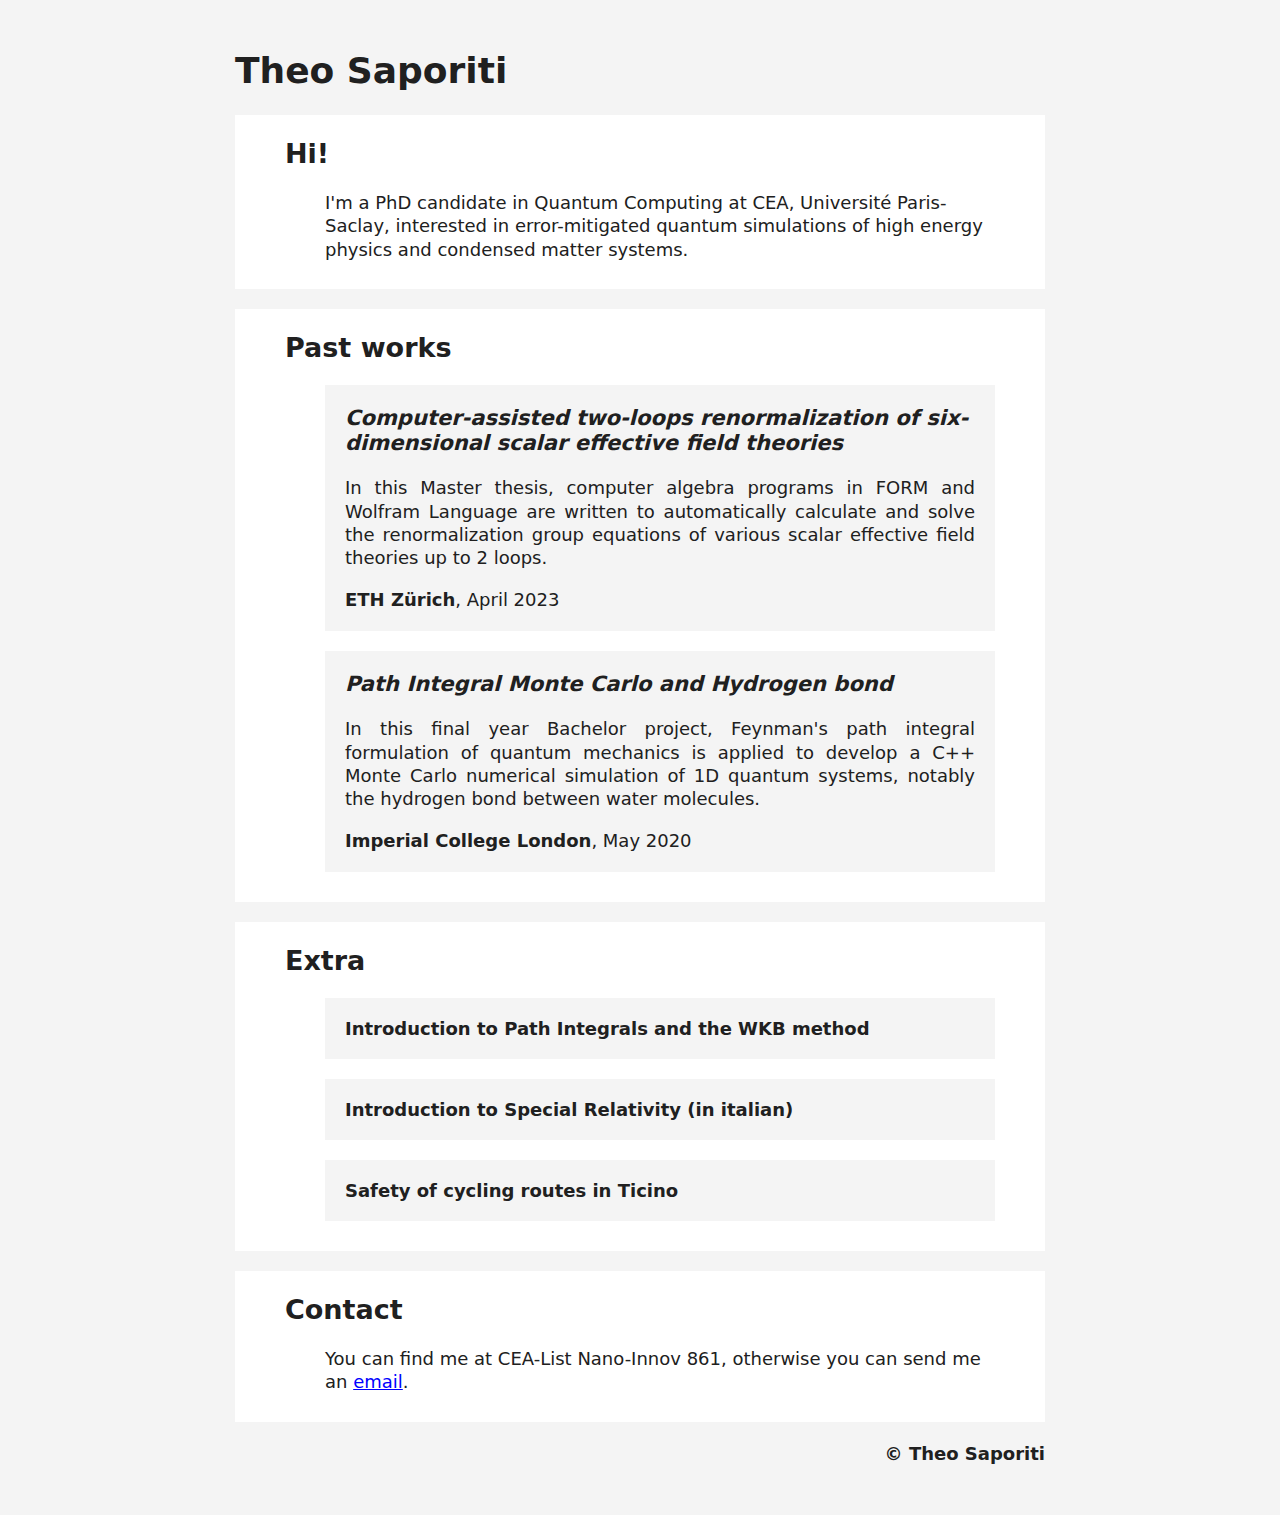
<file: index.html>
<!doctype html>
<html lang="en">
<!-- "E vanno gli uomini a contemplare le cime dei monti, i vasti flutti del mare, le ampie correnti dei fiumi, l'immensità dell'oceano, il corso degli astri e trascurano se stessi." -->
<head>
	<meta charset="utf-8">
	<meta name="viewport" content="initial-scale=1, user-scalable=no, width=device-width">

	<link rel="stylesheet" href="style.css">

	<title>Theo Saporiti</title>
</head>
<body>
<div id="container">
	<h1>Theo Saporiti</h1>
	
	<div class="page">
		<h2>Hi!</h2>
		<ul>
			<p>I'm a PhD candidate in Quantum Computing at CEA, Université Paris-Saclay, interested in error-mitigated quantum simulations of high energy physics and condensed matter systems.</p>
		</ul>
	</div>

	<div class="page nolink">
		<h2>Past works</h2>
		<a href="pdfs/Master_Thesis_Theo.pdf" target="_blank"><div class="box">
			<h3><i>Computer-assisted two-loops renormalization of six-dimensional scalar effective field theories</i></h3>
			<p>In this Master thesis, computer algebra programs in FORM and Wolfram Language are written to automatically calculate and solve the renormalization group equations of various scalar effective field theories up to 2 loops.</p>
			<p><b>ETH Zürich</b>, April 2023</p>
		</div></a>

		<a href="pdfs/ProjectReport_Frost_Saporiti.pdf" target="_blank"><div class="box">
			<h3><i>Path Integral Monte Carlo and Hydrogen bond</i></h3>
			<p>In this final year Bachelor project, Feynman's path integral formulation of quantum mechanics is applied to develop a C++ Monte Carlo numerical simulation of 1D quantum systems, notably the hydrogen bond between water molecules.</p>
			<p><b>Imperial College London</b>, May 2020</p>
		</div></a>
	</div>

	<div class="page nolink">
		<h2>Extra</h2>

		<a href="pdfs/Proseminar_Report_Saporiti.pdf" target="_blank"><div class="box">
			<h4>Introduction to Path Integrals and the WKB method</h4>
		</div></a>

		<a href="pdfs/LAM_theo.pdf" target="_blank"><div class="box">
			<h4>Introduction to Special Relativity (in italian)</h4>
		</div></a>

		<a href="bicycle" target="_blank"><div class="box">
			<h4>Safety of cycling routes in Ticino</h4>
		</div></a>
	</div>

	<div class="page">
		<h2>Contact</h2>
		<ul>
			<p>You can find me at CEA-List Nano-Innov 861, otherwise you can send me an <a href="mailto:theo.saporiti@cea.fr">email</a>.</p>
		</ul>
	</div>

	<p id="footer"><b>© Theo Saporiti</b></p>
</div>
</body>
</html>
</file>
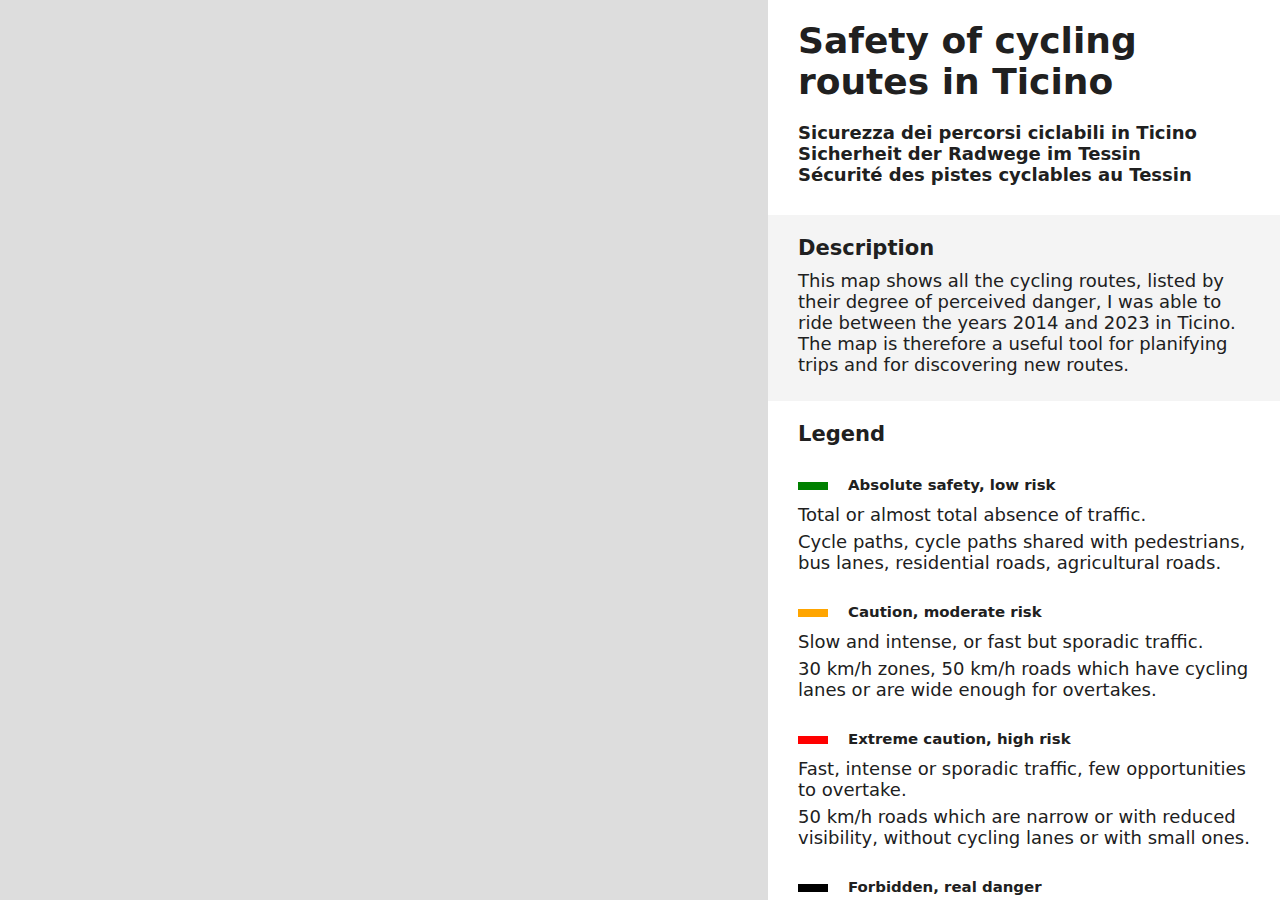
<file: bicycle/index.html>
<!doctype html>
<html>
<head>
<meta charset="utf-8">
<meta name="viewport" content="initial-scale=1, user-scalable=no, width=device-width">

<style>
body{
	margin: 0px;
	font-size: 18px;
	font-family: system-ui, -apple-system, BlinkMacSystemFont, 'Segoe UI', Roboto, Oxygen, Ubuntu, Cantarell, 'Open Sans', 'Helvetica Neue', sans-serif;
	color: rgb(32, 32, 32);
	overflow: hidden;
	background-color: rgb(221, 221, 221);
}

#map{
	display: block;
	width: 100%;
	height: 100vh;
	border: none;
}

#infos{
	display: block;
	background: white;
	position: fixed;
	top: 0px;
	right: 0px;
	height: 100vh;
	width: 40%;
	max-width: 605px;
	overflow: auto;
}

.contentbox{
	padding: 20px 30px;
}

.gray{
	background-color: rgb(244, 244, 244);
}

.line{
	display: inline-block;
	width: 30px;
	height: 8px;
	margin-right: 20px;
}

h1{
	margin: 0px 0px 20px 0px;
}

h3{
	margin: 0px 0px 10px 0px;
}

h4{
	margin: 0px;
}

h4:hover{
	text-decoration: underline;
	cursor: pointer;
}

.contentbox > h4:last-of-type{
	margin: 0px 0px 10px 0px;
}

h5{
	margin: 30px 0px 10px 0px;
}

p{
	margin: 0px 0px 6px 0px;
}

ul{
	margin: 0px 0px 10px 0px;
	list-style-type: square;
}

#footer{
	margin: 12px;
	text-align: right;
	font-size: 14px;
}
</style>

<title>Safety of cycling routes in Ticino</title>
</head>
<body>
<div id="infos">
	<!--EN-->
	<div class="language" lang="en">
		<div class="contentbox">
			<h1>Safety of cycling routes in Ticino</h1>
			<h4 class="selectlang" lang="it">Sicurezza dei percorsi ciclabili in Ticino</h4>
			<h4 class="selectlang" lang="de">Sicherheit der Radwege im Tessin</h4>
			<h4 class="selectlang" lang="fr">Sécurité des pistes cyclables au Tessin</h4>
		</div>

		<div class="contentbox gray">
			<h3>Description</h3>
			<p>This map shows all the cycling routes, listed by their degree of perceived danger, I was able to ride between the years 2014 and 2023 in Ticino. The map is therefore a useful tool for planifying trips and for discovering new routes.</p>
		</div>

		<div class="contentbox">
			<h3>Legend</h3>

			<h5><div class="line" style="background-color: green;"></div>Absolute safety, low risk</h5>
			<p>Total or almost total absence of traffic.</p>
			<p>Cycle paths, cycle paths shared with pedestrians, bus lanes, residential roads, agricultural roads.</p>

			<h5><div class="line" style="background-color: orange;"></div>Caution, moderate risk</h5>
			<p>Slow and intense, or fast but sporadic traffic.</p>
			<p>30 km/h zones, 50 km/h roads which have cycling lanes or are wide enough for overtakes.</p>

			<h5><div class="line" style="background-color: red;"></div>Extreme caution, high risk</h5>
			<p>Fast, intense or sporadic traffic, few opportunities to overtake.</p>
			<p>50 km/h roads which are narrow or with reduced visibility, without cycling lanes or with small ones.</p>
			</p>

			<h5><div class="line" style="background-color: black;"></div>Forbidden, real danger</h5>
			<p>Extremely fast and intense traffic.</p>
			<p>80 km/h roads, with or without cycling lanes.</p>
			<p>Alternatives:</p>
			<ul>
				<li><b>Paradiso-Melide</b>: via Morcote or the TILO train</li>
				<li><b>Ceneri vecchio</b>: via Quartino or the TILO train</li>
				<li><b>Someo-Riveo</b>: elevated trail on the right of the road</li>
			</ul>
		</div>

		<div class="contentbox gray">
			<h3>Practical advices</h3>
			<ul>
				<li>In every situation, always assume the worst-case scenario.</li>
				<li>At every change of direction, check behind you and signal with your hand.</li>
				<li>Rights of way are never guaranteed.</li>
				<li>Overtake cars only if they aren't moving or if they are moving slowly, always on the right. If the available gap is too small, stay in the queue.</li>
				<li>Get out of blind spots. Beware of heavy vehicles.</li>
				<li>Stay in the middle of roundabouts, lanes and narrow streets.</li>
				<li>There's no right of way on zebra crossings.</li>
				<li>On cycle paths shared with pedestrians, slow down for them.</li>
				<li>Children can't correctly assess dangers.</li>
				<li>In Ticino, no signs authorizing right turns on red lights have been installed yet.</li>
				<li>Sometimes sidewalks are safer than cycling lanes.</li>
				<li>Sometimes the risk of getting fined is preferable to the risk of getting killed.</li>
			</ul>
		</div>
	</div>

	<!--IT-->
	<div class="language" lang="it">
		<div class="contentbox">
			<h1>Sicurezza dei percorsi ciclabili in Ticino</h1>
			<h4 class="selectlang" lang="en">Safety of cycling routes in Ticino</h4>
			<h4 class="selectlang" lang="de">Sicherheit der Radwege im Tessin</h4>
			<h4 class="selectlang" lang="fr">Sécurité des pistes cyclables au Tessin</h4>
		</div>

		<div class="contentbox gray">
			<h3>Descrizione</h3>
			<p>In questa mappa sono recensiti, per grado di sicurezza percepita, tutti i percorsi ciclabili che ho avuto modo di percorrere in Ticino tra il 2014 e il 2023. Si tratta dunque di uno strumento utile per la pianificazione di tragitti e per la scoperta di nuove rotte.</p>
		</div>

		<div class="contentbox">
			<h3>Legenda</h3>

			<h5><div class="line" style="background-color: green;"></div>Totale sicurezza, rischio basso</h5>
			<p>Assenza totale o quasi di traffico.</p>
			<p>Piste ciclabili, piste ciclopedonali, corsie del bus, strade residenziali, strade agricole.</p>

			<h5><div class="line" style="background-color: orange;"></div>Prudenza, rischio medio</h5>
			<p>Traffico lento ed intenso, oppure veloce ma sporadico.</p>
			<p>Zone a 30 km/h, strade a 50 km/h munite di corsie ciclabili o di elevata larghezza facilitante il sorpasso.</p>

			<h5><div class="line" style="background-color: red;"></div>Estrema prudenza, rischio elevato</h5>
			<p>Traffico veloce, intenso o sporadico, poche possibilità di sorpasso.</p>
			<p>Strade a 50 km/h di esigua larghezza o visibilità, prive di corsie ciclabili o di dimensioni ridotte.</p>
			</p>

			<h5><div class="line" style="background-color: black;"></div>Divieto d'accesso, pericolo concreto</h5>
			<p>Traffico estremamente veloce ed intenso.</p>
			<p>Strade a 80 km/h, munite o meno di corsie ciclabili.</p>
			<p>Alternative:</p>
			<ul>
				<li><b>Paradiso-Melide</b>: via Morcote o collegamento TILO</li>
				<li><b>Ceneri vecchio</b>: via Quartino o collegamento TILO</li>
				<li><b>Someo-Riveo</b>: sentiero rialzato a destra della strada</li>
			</ul>
		</div>

		<div class="contentbox gray">
			<h3>Consigli pratici</h3>
			<ul>
				<li>In ogni situazione, presumere sempre il caso peggiore.</li>
				<li>Ad ogni cambio di direzione, controllare dietro di sé e segnalare con la mano.</li>
				<li>Le precedenze non sono mai garantite.</li>
				<li>Superare le auto solo se sono ferme o lente, sempre sulla destra. Se non vi è spazio a sufficienza non superare.</li>
				<li>Non rimanere negli angoli morti. Diffidare i mezzi pesanti.</li>
				<li>In rotonda, in preselezione e su carreggiate strette, posizionarsi al centro della corsia.</li>
				<li>Non vi è priorità sulle strisce pedonali.</li>
				<li>Nelle piste ciclopedonali, rallentare per i pedoni.</li>
				<li>I bambini non hanno una corretta percezione del pericolo.</li>
				<li>In Ticino non vi è ancora nessun cartello autorizzante la svolta a destra a semaforo rosso.</li>
				<li>A volte i marciapiedi sono più sicuri delle corsie ciclabili.</li>
				<li>A volte il rischio di una multa è preferibile al rischio di perdere la vita.</li>
			</ul>
		</div>
	</div>

	<!--DE-->
	<div class="language" lang="de">
		<div class="contentbox">
			<h1>Sicherheit der Radwege im Tessin</h1>
			<h4 class="selectlang" lang="en">Safety of cycling routes in Ticino</h4>
			<h4 class="selectlang" lang="it">Sicurezza dei percorsi ciclabili in Ticino</h4>
			<h4 class="selectlang" lang="fr">Sécurité des pistes cyclables au Tessin</h4>
		</div>

		<div class="contentbox gray">
			<h3>Beschreibung</h3>
			<p>Diese Karte gibt einen Überblick über alle Radwege, die ich zwischen 2014 und 2023 im Tessin gefahren habe, nach dem Sicherheitsgefühl. Es ist eine nüthzliche Hilfsmittel für die Routeplanung und die Endeckung der neuer Route.</p>
		</div>

		<div class="contentbox">
			<h3>Legende</h3>

			<h5><div class="line" style="background-color: green;"></div>Volle Sicherheit, geringes Risiko</h5>
			<p>Völlige oder fast völlige Abwesenheit von Verkehr.</p>
			<p>Radwege, Fuss- und Radwege, Busspuren, Wohnstrassen, landwirtschaftlichen Wege.</p>

			<h5><div class="line" style="background-color: orange;"></div>Vorsicht, mittleres Risiko</h5>
			<p>Langsamer und stark Verkehr, oder schneller aber sporadischer Verkehr.</p>
			<p>Zonen mit 30 km/h, 50 km/h-Strassen mit Radwege oder hohe Breitein, die das Überholen erleichtern.</p>

			<h5><div class="line" style="background-color: red;"></div>Extreme Vorsicht, hohes Risiko</h5>
			<p>Schneller, stark oder sporadischer Verkehr, wenig Überholmöglichkeiten.</p>
			<p>Strassen mit 50 km/h mit schlechter Breite oder Sicht, keine oder kleine Radwege.</p>
			</p>

			<h5><div class="line" style="background-color: black;"></div>Zugangsverbot, reale Gefahr</h5>
			<p>Extreme schneller und intensiver Verkehr.</p>
			<p>Strassen mit 80 km/h, mit oder ohne Radwege.</p>
			<p>Alternativen:</p>
			<ul>
				<li><b>Paradiso-Melide</b>: nach Morcote oder Zugverbindung (TILO)</li>
				<li><b>Ceneri vecchio</b>: nach Quartino oder Zugverbindung (TILO)</li>
				<li><b>Someo-Riveo</b>: Höhenweg rechts der Strasse</li>
			</ul>
		</div>

		<div class="contentbox gray">
			<h3>Praktische Hinweise</h3>
			<ul>
				<li>Gehen Sie in jeder Situation immer vom schlimmsten Fall aus.</li>
				<li>Schauen Sie bei jedem Richtungwechsel hinter und geben Sie ein Handzeichnen.</li>
				<li>Der Vorrang ist nie garantiert.</li>
				<li>Überholen Sie nun stehende oder langsame Fahrzeuge, und zwar immer von rechts. Wenn nicht genug Platz ist, überholen SIe nicht.</li>
				<li>Halten Sie sich nicht in toten Winkel auf. Seien Sie vorsichtig mit schweren Fahrzeugen.</li>
				<li>In Kreisverkehren, bei Vorrangschaltung und auf schmalen Fahrbahnen, in der mitte der Fahrspur stehen.</li>
				<li>Kein Vorrang an Fussgängerüberweg.</li>
				<li>Auf Ragwege für Fussgänger, langsamer fahren.</li>
				<li>Kinder haben kein richtiges Gefahrenempfinden.</li>
				<li>Im Tessin gibt es immer noch keine Schilder, die das Rechtsabbiegen an roten Ampeln erlauben.</li>
				<li>Manchmal sind Trottoir sicherer als Radwege.</li>
				<li>Manchmal ist das Risiko einer Geldstrafe höher als das Risiko, das eigene Leben zu verlieren.</li>
			</ul>
		</div>
	</div>

	<!--FR-->
	<div class="language" lang="fr">
		<div class="contentbox">
			<h1>Sécurité des pistes cyclables au Tessin</h1>
			<h4 class="selectlang" lang="en">Safety of cycling routes in Ticino</h4>
			<h4 class="selectlang" lang="it">Sicurezza dei percorsi ciclabili in Ticino</h4>
			<h4 class="selectlang" lang="de">Sicherheit der Radwege im Tessin</h4>
		</div>

		<div class="contentbox gray">
			<h3>Description</h3>
			<p>Cette carte recense, par degré de sécurité perçue, tous les parcours cyclables que j'ai eu l'occasion de parcourir au Tessin de 2014 à 2023. Il s'agit donc d'un outil utile pour la planification de nouveau trajets et pour la découverte de nouvelles routes.</p>
		</div>

		<div class="contentbox">
			<h3>Légende</h3>

			<h5><div class="line" style="background-color: green;"></div>Sécurité totale, risque bas</h5>
			<p>Absence totale ou presque de trafic.</p>
			<p>Pistes cyclables, pistes partagées, voies de bus, routes résidentielles, routes agricoles.</p>

			<h5><div class="line" style="background-color: orange;"></div>Prudence, risque modéré</h5>
			<p>Traffic lent et intense, ou rapide mais sporadique.</p>
			<p>Zones à 30 km/h, routes à 50 km/h munies de bandes cyclables ou d'une grande largeur facilitant le dépassement.</p>

			<h5><div class="line" style="background-color: red;"></div>Extrême prudence, risque élevé</h5>
			<p>Traffic rapide, intense ou sporadique, peu de possibilités de dépassement.</p>
			<p>Routes à 50 km/h trop étroites ou sans une suffisante visibilité, démunies de bandes cyclables ou de dimensions réduites.</p>
			</p>

			<h5><div class="line" style="background-color: black;"></div>Défense d'accès, danger concret</h5>
			<p>Traffic extrêmement rapide et intense.</p>
			<p>Routes à 80 km/h, munies ou pas de bandes cyclables.</p>
			<p>Alternatives:</p>
			<ul>
				<li><b>Paradiso-Melide</b>: par Morcote ou connexion TILO</li>
				<li><b>Ceneri vecchio</b>: par Quartino ou connexion TILO</li>
				<li><b>Someo-Riveo</b>: chemin surélevé sur la droite de la route</li>
			</ul>
		</div>

		<div class="contentbox gray">
			<h3>Conseils pratiques</h3>
			<ul>
				<li>Pour chaque situation, s'attendre toujours au pire.</li>
				<li>À chaque changement de direction, contrôler derrière soi et signaler avec la main.</li>
				<li>Les priorités ne sont jamais garanties.</li>
				<li>Dépasser les véhicules seulement lorsqu'ils sont immobiles ou lents, toujours par la droite. Ne pas dépasser s'il n'y a pas assez d'espace.</li>
				<li>Éviter de rester dans les angles morts. Se méfier des poids lourds.</li>
				<li>Dans les ronds-points, en présélection et dans les chaussées étroites, se positionner au milieu de la voie.</li>
				<li>Il n'y a pas de priorité sur les passages piétons.</li>
				<li>Sur les pistes partagées avec les piétons, ralentir pour eux.</li>
				<li>Les enfants n'ont pas une perception adéquate du danger.</li>
				<li>Au Tessin il n'y a pas encore de panneaux autorisant d'obliquer à droite au feu rouge.</li>
				<li>Parfois les trottoirs sont plus sûrs que les bandes cyclables.</li>
				<li>Parfois le risque d'une amende est préférable à celui de perdre sa vie.</li>
			</ul>
		</div>
	</div>
	<div id="footer"><p>© 2023 Theo Saporiti, Dario Bassi</p></div>
</div>

<script>
	//We start after the first element
	for(var i = 1; i < document.getElementsByClassName("language").length; i++){
		document.getElementsByClassName("language")[i].style.display = "none";
	}

	//We start at the first element
	for(var i = 0; i < document.getElementsByClassName("selectlang").length; i++){
		document.getElementsByClassName("selectlang")[i].addEventListener("click", function(){
			for(var j = 0; j < document.getElementsByClassName("language").length; j++){
				if(document.getElementsByClassName("language")[j].getAttribute("lang") == this.getAttribute("lang")){
					document.getElementsByClassName("language")[j].style.display = "block";
				}else{
					document.getElementsByClassName("language")[j].style.display = "none";
				}
			}
		});
	}
</script>

<iframe id="map" allowfullscreen allow="geolocation" src="https://umap.openstreetmap.fr/en/map/safety-of-cycling-routes-in-ticino_951185?scaleControl=false&miniMap=false&scrollWheelZoom=true&zoomControl=true&allowEdit=false&moreControl=false&searchControl=null&tilelayersControl=null&embedControl=null&datalayersControl=false&onLoadPanel=undefined&captionBar=false&captionMenus=true"></iframe>

</body>
</html>
</file>
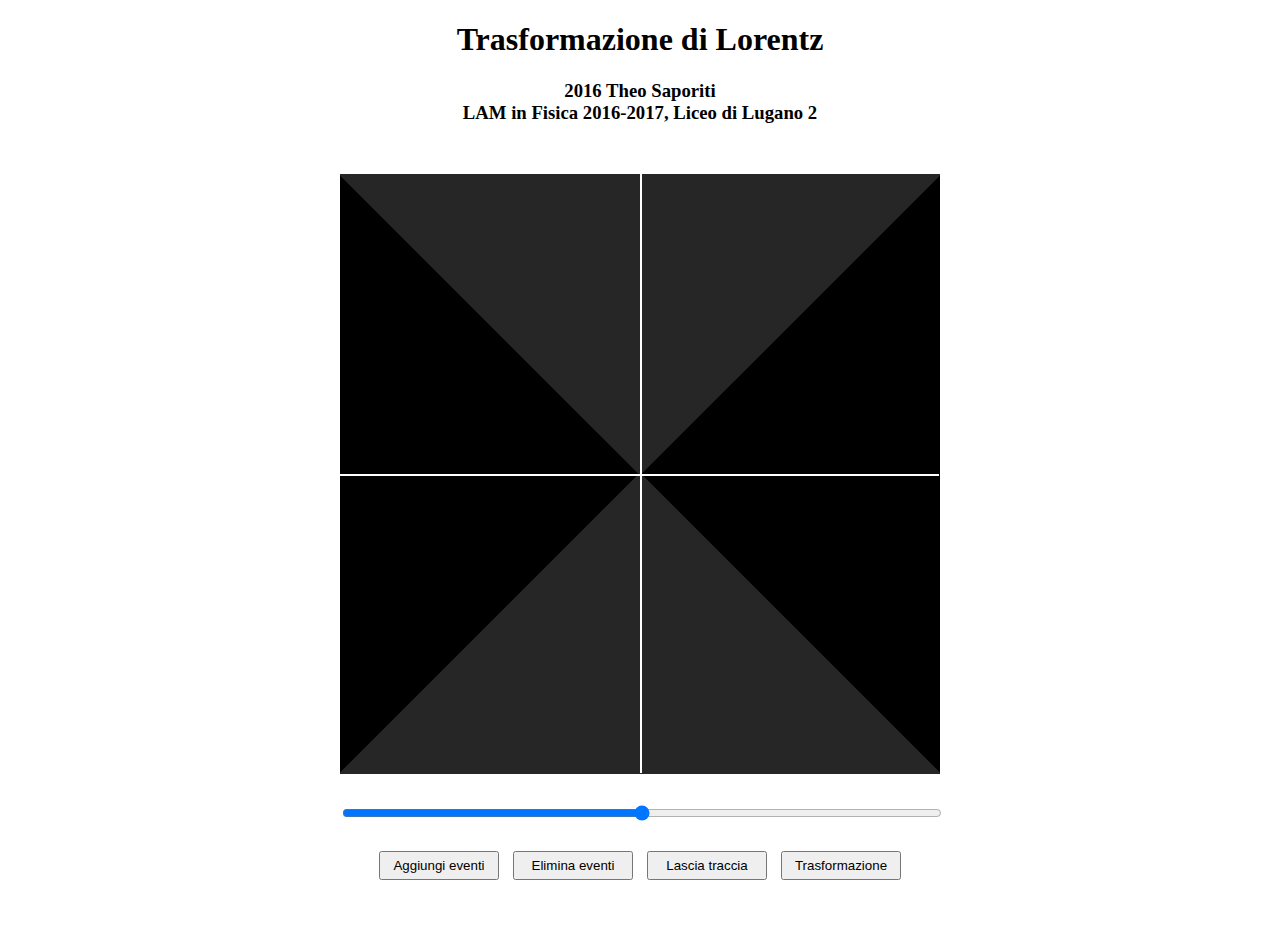
<file: extras/lorentz/index.html>
<!DOCTYPE html>
<html>
<head>
<meta charset="utf-8">
<title>Trasformazione di Lorentz</title>
<!-- Allinea tutto al centro e definisci i margini da rispettare -->
<style>
body{
	margin: 0px;
	text-align: center;
}

.separator{
	margin: 0px auto 50px auto;
	width: 600px;
}

#canvas{
	margin-bottom: 25px;
}

input{
	width: 600px;
	display: block;
	margin-bottom: 25px;
}

button{
	width: 20%;
	padding: 5px;
	margin: 5px;
}
</style>
</head>
<body>
	<!-- Ttilo e descrizione -->
	<div class="separator">
		<h1>Trasformazione di Lorentz</h1>
		<h3>2016 Theo Saporiti<br>LAM in Fisica 2016-2017, Liceo di Lugano 2</h3>
	</div>

	<div class="separator">
		<!-- Elemento canvas dove si andrà a disegnare -->
		<canvas id="canvas" width="600" height="600"></canvas>
		
		<!-- Slider della variabile beta -->
		<input id="beta" type="range" min="-1" max="1" step="0.001" value="0">

		<!-- Pulsanti messi a disposizione dell'utente -->
		<button onclick="user.random();">Aggiungi eventi</button>
		<button onclick="user.empty();">Elimina eventi</button>
		<button onclick="user.refresh();">Lascia traccia</button>
		<button onclick="user.transformation();">Trasformazione</button>
	</div>

	<!-- Chiama il codice sorgente in JavaScript -->
	<script src="code.js"></script>
</body>
</html>
</file>
<file: style.css>
body{
	overflow-y: scroll;
	background-color: rgb(244, 244, 244);
	margin: 0px;
	font-size: 18px;
	font-family: system-ui, -apple-system, BlinkMacSystemFont, 'Segoe UI', Roboto, Oxygen, Ubuntu, Cantarell, 'Open Sans', 'Helvetica Neue', sans-serif;
	color: rgb(32, 32, 32);
}

p{
	line-height: 1.3;
}

a{
	color: blue;
}

.nolink a{
	color: inherit;
	text-decoration: inherit;
}

#container{
	width: 100%;
	max-width: 850px;
	margin: 50px auto;
	padding: 0px 20px;
	box-sizing: border-box;
}

.page{
	width: 100%;
	margin: 0px 0px 20px 0px;
	padding: 0.1px 50px 10px 50px;
	background-color: white;
	box-sizing: border-box;
}

.box{
	margin: 0px 0px 20px 40px;
	padding: 20px;
	background-color: rgb(244, 244, 244);
}

.box h3{
	margin-top: 0px;
}

.box h4{
	margin: 0px;
}

.box p{
	text-align: justify;
	margin-bottom: 0px;
}

.box:hover{
	background-color: rgb(230, 230, 230);
	cursor: pointer;
}

#footer{
	text-align: right;
}
</file>
